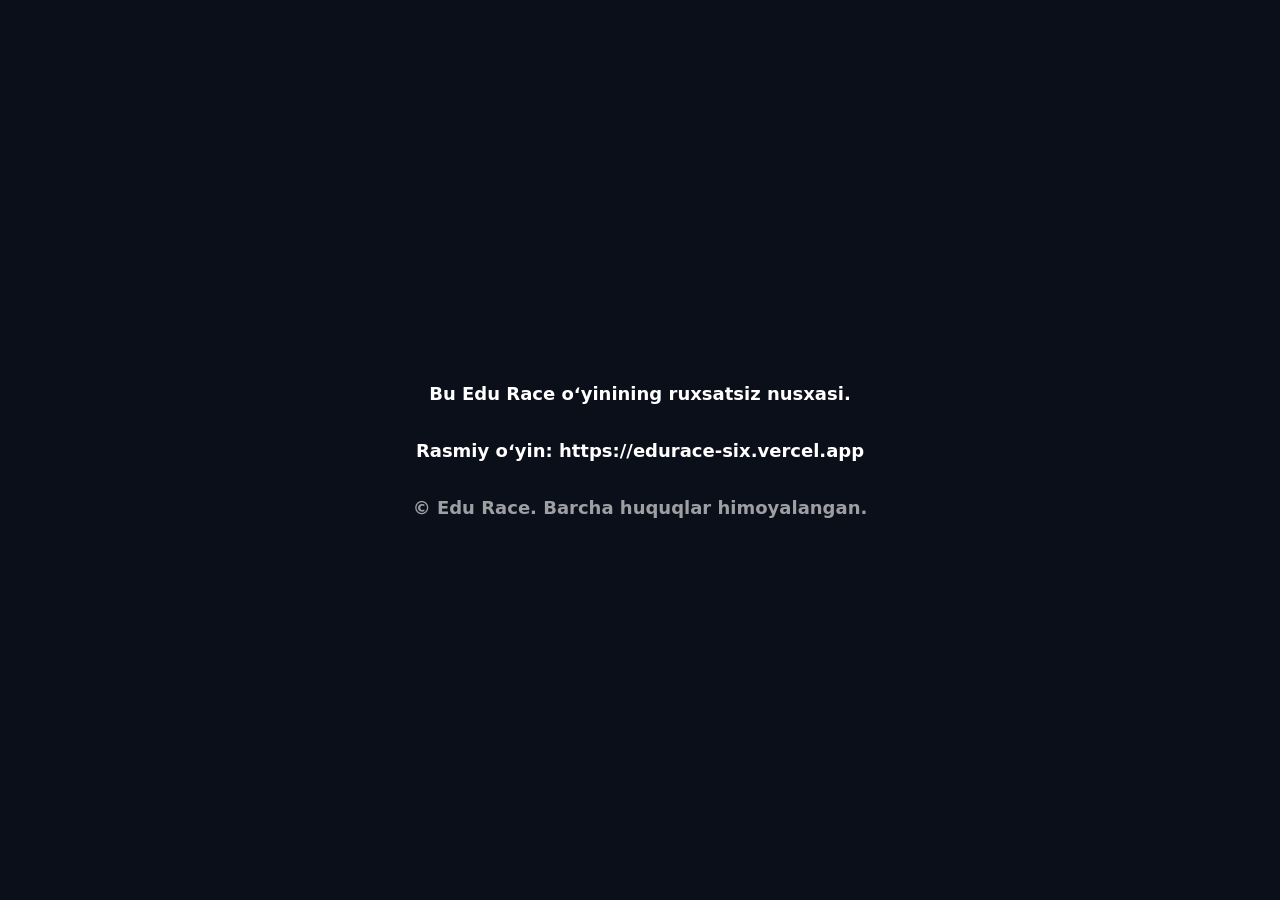
<file: index.html>
<!DOCTYPE html>
<html lang="uz">
<head>
<meta charset="utf-8">
<meta http-equiv="Content-Security-Policy" content="default-src 'none'; script-src 'self'; style-src 'self'; img-src 'self'; manifest-src 'self'; worker-src 'self'; connect-src 'self'; media-src 'self'; font-src 'self'; base-uri 'none'; form-action 'none'; object-src 'none'; require-trusted-types-for 'script'; trusted-types edurace; upgrade-insecure-requests">
<meta name="referrer" content="no-referrer">
<meta name="viewport" content="width=device-width,initial-scale=1,maximum-scale=1,user-scalable=no,viewport-fit=cover">
<meta name="theme-color" content="#07051a">
<meta name="mobile-web-app-capable" content="yes">
<meta name="description" content="Edu Race — Oʻzbekiston oʻquvchilari uchun onlayn taʼlimiy poyga: darsliklar boʻyicha 11 fan, 1–11-sinf, reyting, ligalar va mini oʻyinlar.">
<link rel="manifest" href="manifest.webmanifest">
<link rel="icon" type="image/png" href="icons/icon-192.png">
<link rel="apple-touch-icon" href="icons/apple-touch-icon.png">
<title>Edu Race — Oʻqi. Poygada yut.</title>
<link rel="stylesheet" href="style.css">
</head>
<body>
<canvas id="game"></canvas>
<div id="flash"></div>

<!-- HUD -->
<div id="hud" class="layer hidden">
  <div class="hud-top">
    <div class="hud-left">
      <div class="stat"><small>Oʻrin</small><b id="hPos">6<span>/6</span></b></div>
      <div class="stat"><small>Davra</small><b id="hLap">1<span>/2</span></b></div>
    </div>
    <div class="hud-right">
      <div class="stat"><small>Tanga</small><b id="hCoins" class="yellow">0</b></div>
      <button id="btnPause" aria-label="Pauza">❚❚</button>
    </div>
  </div>
  <div id="qbox">
    <div id="qsub">Savol</div>
    <div id="qtext">Tayyorlaning!</div>
    <div id="qbarw"><div id="qbar"></div></div>
    <div id="opts"><div class="opt o0">—</div><div class="opt o1">—</div><div class="opt o2">—</div></div>
    <div id="lanehint">Toʻgʻri javob yozilgan darvozadan oʻting → NITRO 🔥</div>
  </div>
  <div id="speedo"><b id="hSpeed">0</b><small>km/soat</small><div id="nitrow"><div id="nitro"></div></div><div id="streak"></div></div>
  <div id="toast"></div>
  <div id="achToast" class="hidden"></div>
  <div id="count"></div>
  <div id="raceMap"><div id="raceMapLine"></div></div>
  <div id="ctl">
    <div class="lr"><button class="tbtn" id="btnL" aria-label="Chapga">◀</button><button class="tbtn" id="btnR" aria-label="Oʻngga">▶</button></div>
    <button class="tbtn" id="btnBrake">TOR-<br>MOZ</button>
  </div>
  <div id="kbd">◀ ▶ yoki A / D — boshqarish · ▼ / Space — tormoz · P — pauza</div>
</div>

<!-- MAIN MENU -->
<div id="menu" class="screen hidden">
  <div class="topbar"><button class="pill acct" id="mAcct">👤 Kirish</button><span class="pill" id="mStars">⭐ 0</span><span class="pill coin">🪙 <span id="mCoins">0</span></span></div>
  <div class="card menu-card">
    <h1 class="logo">EDU RACE</h1>
    <p class="tag">Oʻqi · Poygada yut · Chempion boʻl</p>
    <div id="quizBanner" class="banner hidden">
      <div><b>📋 Oʻqituvchi testi:</b> <span id="qbTitle"></span> <small id="qbCount"></small></div>
      <div class="banner-btns"><button class="btn mini primary" id="btnQuizStart">▶ Boshlash</button><button class="btn mini" id="btnQuizClose" aria-label="Yopish">✕</button></div>
    </div>
    <button class="missions-strip" id="btnMissions"><span>📋 Kunlik vazifalar</span><span id="mMissions">0/3</span><span class="mbar"><i id="mMissBar"></i></span></button>
    <h3>Trassa</h3>
    <div class="tracks" id="tracks"></div>
    <h3>Sinf <small class="h3note">— savollar darslik mavzulari boʻyicha</small></h3>
    <div class="grades" id="grades"></div>
    <h3>Fan</h3>
    <div class="grid g4" id="subjects"></div>
    <div class="row">
      <button class="btn primary" id="btnStart">▶ POYGANI BOSHLASH</button>
      <button class="btn daily" id="btnDaily">📅 Kunlik musobaqa<small id="dailyNote"></small></button>
    </div>
    <button class="btn online" id="btnOnline">🌐 ONLAYN — tezkor oʻyin va reyting<small id="onlineNote">Akkaunt · Elo reyting va ligalar · Doʻstlar bilan jonli poyga</small></button>
    <button class="btn minis" id="btnMini">🎮 Mini oʻyinlar<small>Tezkor hisob · Rost yoki yolgʻon · Juftlikni top</small></button>
    <div class="row icons">
      <button class="btn" id="btnGarage">🚗 Garaj</button>
      <button class="btn" id="btnProfile">🏆 Profil</button>
      <button class="btn" id="btnTeacher">👩‍🏫 Oʻqituvchi</button>
      <button class="btn" id="btnSettings">⚙️ Sozlamalar</button>
    </div>
    <div class="small-note">Toʻgʻri javob darvozasidan oʻtsangiz — nitro va tanga. Xato javob — tezlik pasayadi.</div>
    <div class="plink-row"><a href="privacy.html" class="plink">🔒 Maxfiylik siyosati</a></div>
    <div class="plink-row copy">© 2026 Edu Race · Barcha huquqlar himoyalangan</div>
  </div>
</div>

<!-- GARAGE -->
<div id="garage" class="screen hidden">
  <div class="topbar"><span class="pill coin">🪙 <span id="gCoins">0</span></span></div>
  <div class="card">
    <h1 class="logo logo-md">GARAJ</h1>
    <p class="tag">Bilim bilan yigʻilgan tangalarga yangi mashina oling</p>
    <div class="carlist" id="carlist"></div>
    <div class="row"><button class="btn" id="btnGBack">◀ Orqaga</button></div>
  </div>
</div>

<!-- PROFILE -->
<div id="profile" class="screen hidden">
  <div class="card">
    <h1 class="logo logo-md">PROFIL</h1>
    <p class="tag">Sizning yutuqlaringiz va oʻsishingiz</p>
    <div class="stats" id="pStats"></div>
    <h3>Fanlar boʻyicha aniqlik</h3>
    <div id="pSubjects" class="subjbars"></div>
    <h3>Trassa rekordlari</h3>
    <div id="pTracks" class="records"></div>
    <h3>Yutuqlar <small id="pAchCount"></small></h3>
    <div id="pAch" class="achgrid"></div>
    <div class="row"><button class="btn" id="btnPBack">◀ Orqaga</button></div>
  </div>
</div>

<!-- TEACHER -->
<div id="teacher" class="screen hidden">
  <div class="card">
    <h1 class="logo logo-md">OʻQITUVCHI</h1>
    <p class="tag">Oʻz savollaringizni yozing — havola orqali sinfga yuboring</p>
    <label class="field">Test nomi<input id="tTitle" type="text" maxlength="40" placeholder="Masalan: 7-sinf. Kasrlar" autocomplete="off"></label>
    <div class="trow thead"><span>Savol</span><span>✅ Toʻgʻri javob</span><span>❌ Xato 1</span><span>❌ Xato 2</span><span></span></div>
    <div id="tRows"></div>
    <div class="row tbtns">
      <button class="btn" id="btnTAdd">➕ Savol qoʻshish</button>
      <button class="btn" id="btnTSample">✨ Namuna</button>
      <button class="btn" id="btnTClear">🗑 Tozalash</button>
    </div>
    <div id="tMsg" class="tmsg"></div>
    <div id="tLinkBox" class="linkbox hidden">
      <input id="tLink" type="text" readonly aria-label="Test havolasi">
      <button class="btn mini primary" id="btnTCopy">📋 Nusxalash</button>
    </div>
    <div class="row">
      <button class="btn" id="btnTBack">◀ Orqaga</button>
      <button class="btn" id="btnTTest">▶ Sinab koʻrish</button>
      <button class="btn primary" id="btnTLink">🔗 Havola yaratish</button>
    </div>
    <div class="small-note show">Savollar faqat havolaning ichida saqlanadi — hech qanday serverga yuborilmaydi. 3–30 ta savol, javoblar 22 belgigacha.</div>
  </div>
</div>

<!-- ONLINE -->
<div id="online" class="screen hidden">
  <div class="card">
    <h1 class="logo logo-md">ONLAYN</h1>
    <p class="tag">Butun Oʻzbekiston bilan bellashing</p>
    <div id="netOff" class="banner warn hidden"><div>⚠️ <span id="netOffText">Server bilan bogʻlanib boʻlmadi.</span></div><div class="banner-btns"><button class="btn mini" id="btnNetRetry">↻ Qayta</button></div></div>
    <div id="netAuth" class="regbox hidden">
      <div class="seg tabs" id="aTabs"><button data-v="login" class="on">🔑 Kirish</button><button data-v="register">✨ Roʻyxatdan oʻtish</button></div>
      <form id="fLogin" class="aform" autocomplete="on">
        <label class="field">Login<input id="liUser" name="username" type="text" maxlength="20" autocomplete="username" autocapitalize="none" spellcheck="false" placeholder="masalan: ali_07"></label>
        <label class="field">Parol<input id="liPass" name="password" type="password" maxlength="64" autocomplete="current-password"></label>
        <div class="row"><button class="btn primary" id="btnLogin" type="submit">🔑 Kirish</button></div>
      </form>
      <form id="fReg" class="aform hidden" autocomplete="on">
        <div class="regrow2">
          <label class="field">Login (3–20: a-z, 0-9, _)<input id="rgUser" name="username" type="text" maxlength="20" autocomplete="username" autocapitalize="none" spellcheck="false" placeholder="masalan: ali_07"></label>
          <label class="field">Parol (kamida 6 belgi)<input id="rgPass" name="new-password" type="password" maxlength="64" autocomplete="new-password"></label>
          <label class="field">Laqab — reytingda koʻrinadi<span class="nickrow"><input id="rgNick" type="text" maxlength="16" autocomplete="off" placeholder="Masalan: Tezkor Burgut"><button class="btn mini" id="btnNickRnd" type="button" aria-label="Tasodifiy laqab">🎲</button></span></label>
          <label class="field">Parolni takrorlang<input id="rgPass2" type="password" maxlength="64" autocomplete="new-password"></label>
          <label class="field">Viloyat<select id="rgRegion"></select></label>
          <label class="field">Sinf<select id="rgGrade"></select></label>
        </div>
        <div class="small-note show">Haqiqiy ism, telefon yoki email soʻralmaydi. Parol shifrlangan holda saqlanadi — uni hech kim (hatto biz ham) koʻra olmaydi.</div>
        <div class="row"><button class="btn primary" id="btnRegister" type="submit">✨ Akkaunt yaratish</button></div>
      </form>
      <div id="aMsg" class="tmsg"></div>
    </div>
    <div id="netMain" class="hidden">
      <div class="mecard pro">
        <div class="league" id="nLeague">🥉</div>
        <div class="meinfo"><b id="nMeNick"></b><small id="nMeSub"></small>
          <div class="xp"><i id="nXpBar"></i></div><small id="nXpText"></small></div>
        <div class="mestats"><div><b id="nRating">1000</b><small>reyting</small></div><div><b id="nRank">—</b><small>oʻrin</small></div><div><b id="nWins">0</b><small>gʻalaba</small></div></div>
        <button class="btn mini" id="btnAcct" aria-label="Akkaunt sozlamalari">⚙️</button>
      </div>
      <button class="btn quick" id="btnQuick">⚡ TEZKOR OʻYIN<small id="quickNote">Server sizga teng raqiblarni topadi · reytingli</small></button>
      <div class="seg tabs" id="nTabs"><button data-v="rank" class="on">🏆 Reytinglar</button><button data-v="friends">👥 Doʻstlar bilan</button></div>
      <div id="nRank">
        <div class="seg" id="nBoards"><button data-v="rating" class="on">⭐ Reyting</button><button data-v="daily">☀️ Kunlik</button><button data-v="weekly">📅 Haftalik</button><button data-v="region">📍 Viloyatim</button><button data-v="regions">🗺️ Viloyatlar</button></div>
        <div id="nBoardInfo" class="tmsg"></div>
        <ol id="nBoard" class="board"></ol>
        <div id="nMe" class="meline"></div>
      </div>
      <div id="nFriends" class="hidden">
        <p class="tag left">Xona yarating va kodni doʻstlaringizga yuboring — 6 kishigacha bir vaqtda, bir xil savollar bilan poyga!</p>
        <div class="row"><button class="btn primary" id="btnRoomCreate">➕ Xona yaratish</button></div>
        <div class="joinrow"><input id="nCode" type="text" maxlength="4" autocomplete="off" placeholder="KOD" aria-label="Xona kodi"><button class="btn" id="btnRoomJoin">➡️ Qoʻshilish</button></div>
        <div class="small-note show">Xona menyuda tanlangan trassa, fan va sinf bilan yaratiladi. Doʻstlar xonasi reytingga taʼsir qilmaydi, lekin tajriba (XP) beradi.</div>
      </div>
      <div id="nFMsg" class="tmsg"></div>
    </div>
    <div class="row"><button class="btn" id="btnNBack">◀ Orqaga</button></div>
  </div>
</div>

<!-- LOBBY -->
<div id="lobby" class="screen hidden">
  <div class="card card-md">
    <div id="lQuick" class="qsearch hidden"><div class="radar"><i></i><i></i></div><h2 id="lQTitle">Raqiblar qidirilmoqda…</h2><p class="tag" id="lQSub"></p></div>
    <p class="tag" id="lCodeLbl">Xona kodi</p>
    <div class="roomcode" id="lCode">----</div>
    <div class="linkbox" id="lLinkBox"><input id="lLink" type="text" readonly aria-label="Xona havolasi"><button class="btn mini primary" id="btnLCopy">📋 Nusxalash</button></div>
    <div class="lmeta" id="lMeta"></div>
    <ul class="lplayers" id="lPlayers"></ul>
    <div id="lMsg" class="tmsg"></div>
    <div class="row">
      <button class="btn" id="btnLLeave">🚪 Chiqish</button>
      <button class="btn primary" id="btnLStart">▶ Poygani boshlash</button>
    </div>
  </div>
</div>

<!-- ACCOUNT -->
<div id="account" class="screen hidden">
  <div class="card card-md">
    <h1 class="logo logo-sm">AKKAUNT</h1>
    <p class="tag" id="acUser"></p>
    <div class="regrow2">
      <label class="field">Laqab<input id="acNick" type="text" maxlength="16" autocomplete="off"></label>
      <label class="field">Viloyat<select id="acRegion"></select></label>
      <label class="field">Sinf<select id="acGrade"></select></label>
    </div>
    <div class="row"><button class="btn primary" id="btnAcSave">💾 Saqlash</button></div>
    <h3>Parolni almashtirish</h3>
    <div class="regrow2">
      <label class="field">Joriy parol<input id="acOld" type="password" maxlength="64" autocomplete="current-password"></label>
      <label class="field">Yangi parol<input id="acNew" type="password" maxlength="64" autocomplete="new-password"></label>
    </div>
    <div class="row"><button class="btn" id="btnAcPass">🔒 Parolni yangilash</button></div>
    <div id="acMsg" class="tmsg"></div>
    <div class="row">
      <button class="btn" id="btnAcBack">◀ Orqaga</button>
      <button class="btn" id="btnLogout">🚪 Chiqish</button>
      <button class="btn danger" id="btnAcDel">🗑 Akkauntni oʻchirish</button>
    </div>
  </div>
</div>

<!-- MISSIONS -->
<div id="missions" class="screen hidden">
  <div class="card card-md">
    <h1 class="logo logo-sm">VAZIFALAR</h1>
    <p class="tag">Har kuni yangi vazifalar · bajaring va tanga oling</p>
    <div class="streakbox" id="msStreak"></div>
    <div id="msList" class="mslist"></div>
    <div class="row"><button class="btn" id="btnMsBack">◀ Orqaga</button></div>
  </div>
</div>

<!-- MINI GAMES -->
<div id="mini" class="screen hidden">
  <div class="card card-md">
    <h1 class="logo logo-sm">MINI OʻYINLAR</h1>
    <p class="tag">Qisqa, tez va foydali — tanga va tajriba yigʻing</p>
    <div class="minilist" id="miList"></div>
    <div class="row"><button class="btn" id="btnMiBack">◀ Orqaga</button></div>
  </div>
</div>
<div id="minigame" class="screen hidden">
  <div class="card card-md mg">
    <div class="mgtop"><span class="pill" id="mgTitle"></span><span class="pill" id="mgScore">0</span><span class="pill" id="mgTime">60</span></div>
    <div id="mgBody" class="mgbody"></div>
    <div class="row"><button class="btn" id="btnMgQuit">✕ Chiqish</button></div>
  </div>
</div>

<!-- SETTINGS -->
<div id="settings" class="screen hidden">
  <div class="card card-sm">
    <h1 class="logo logo-sm">SOZLAMALAR</h1>
    <div class="setlist">
      <div class="setrow"><span>🎵 Musiqa</span><button class="btn mini" id="sMusic">Yoqilgan</button></div>
      <div class="setrow"><span>🔊 Ovoz effektlari</span><button class="btn mini" id="sSfx">Yoqilgan</button></div>
      <div class="setrow"><span>🖥 Grafika</span><div class="seg" id="sQuality"><button data-v="auto">Avto</button><button data-v="high">Yuqori</button><button data-v="low">Tejamkor</button></div></div>
      <div class="setrow"><span>🎮 Boshqaruv</span><div class="seg" id="sSteer"><button data-v="buttons">Tugmalar</button><button data-v="tilt">Qiyshaytirish</button></div></div>
      <div class="setrow"><span>📖 Qoʻllanma</span><button class="btn mini" id="sTutorial">Koʻrish</button></div>
      <div class="setrow"><span>♻️ Progressni oʻchirish</span><button class="btn mini danger" id="sReset">Oʻchirish</button></div>
    </div>
    <div id="sMsg" class="tmsg"></div>
    <div class="row"><button class="btn" id="btnSBack">◀ Orqaga</button></div>
  </div>
</div>

<!-- TUTORIAL -->
<div id="tutorial" class="screen hidden">
  <div class="card card-sm tut">
    <div class="tut-ic" id="tutIc">❓</div>
    <h2 id="tutTitle"></h2>
    <p id="tutText"></p>
    <div class="dots" id="tutDots"><i></i><i></i><i></i><i></i></div>
    <div class="row">
      <button class="btn" id="btnTutSkip">Oʻtkazib yuborish</button>
      <button class="btn primary" id="btnTutNext">Keyingi ▶</button>
    </div>
  </div>
</div>

<!-- PAUSE -->
<div id="pause" class="screen hidden">
  <div class="card card-sm">
    <h1 class="logo logo-sm">PAUZA</h1>
    <div class="row col">
      <button class="btn primary" id="btnResume">▶ Davom etish</button>
      <button class="btn" id="btnRestart">↻ Qaytadan boshlash</button>
      <button class="btn" id="btnSound">🔊 Ovoz: yoqilgan</button>
      <button class="btn" id="btnQuit">⌂ Bosh menyu</button>
    </div>
  </div>
</div>

<!-- RESULTS -->
<div id="results" class="screen hidden">
  <div class="card">
    <div class="res-place" id="rPlace">🥇 1-oʻrin</div>
    <div class="stars" id="rStars">★★★</div>
    <div class="res-sub" id="rSub"></div>
    <div class="stats">
      <div><b id="rCorrect">0/0</b><small>Toʻgʻri javoblar</small></div>
      <div><b id="rAcc">0%</b><small>Aniqlik</small></div>
      <div><b id="rTime">0:00</b><small>Vaqt</small></div>
      <div><b id="rCoins" class="yellow">+0</b><small>Tanga</small></div>
    </div>
    <div id="rNews" class="news hidden"></div>
    <ol id="rOnline" class="board compact hidden"></ol>
    <div class="mist hidden" id="rMist"></div>
    <div class="row">
      <button class="btn" id="btnRMenu">⌂ Menyu</button>
      <button class="btn" id="btnRReview">📚 Xatolar ustida ishlash</button>
      <button class="btn primary" id="btnRAgain">↻ Yana poyga</button>
    </div>
  </div>
</div>
<div id="rotate" class="hidden">📱 Yaxshiroq oʻynash uchun telefonni yotqizing</div>

<script src="bank.js" defer></script>
<script src="questions.js" defer></script>
<script src="online.js" defer></script>
<script src="game.js" defer></script>
</body>
</html>
</file>
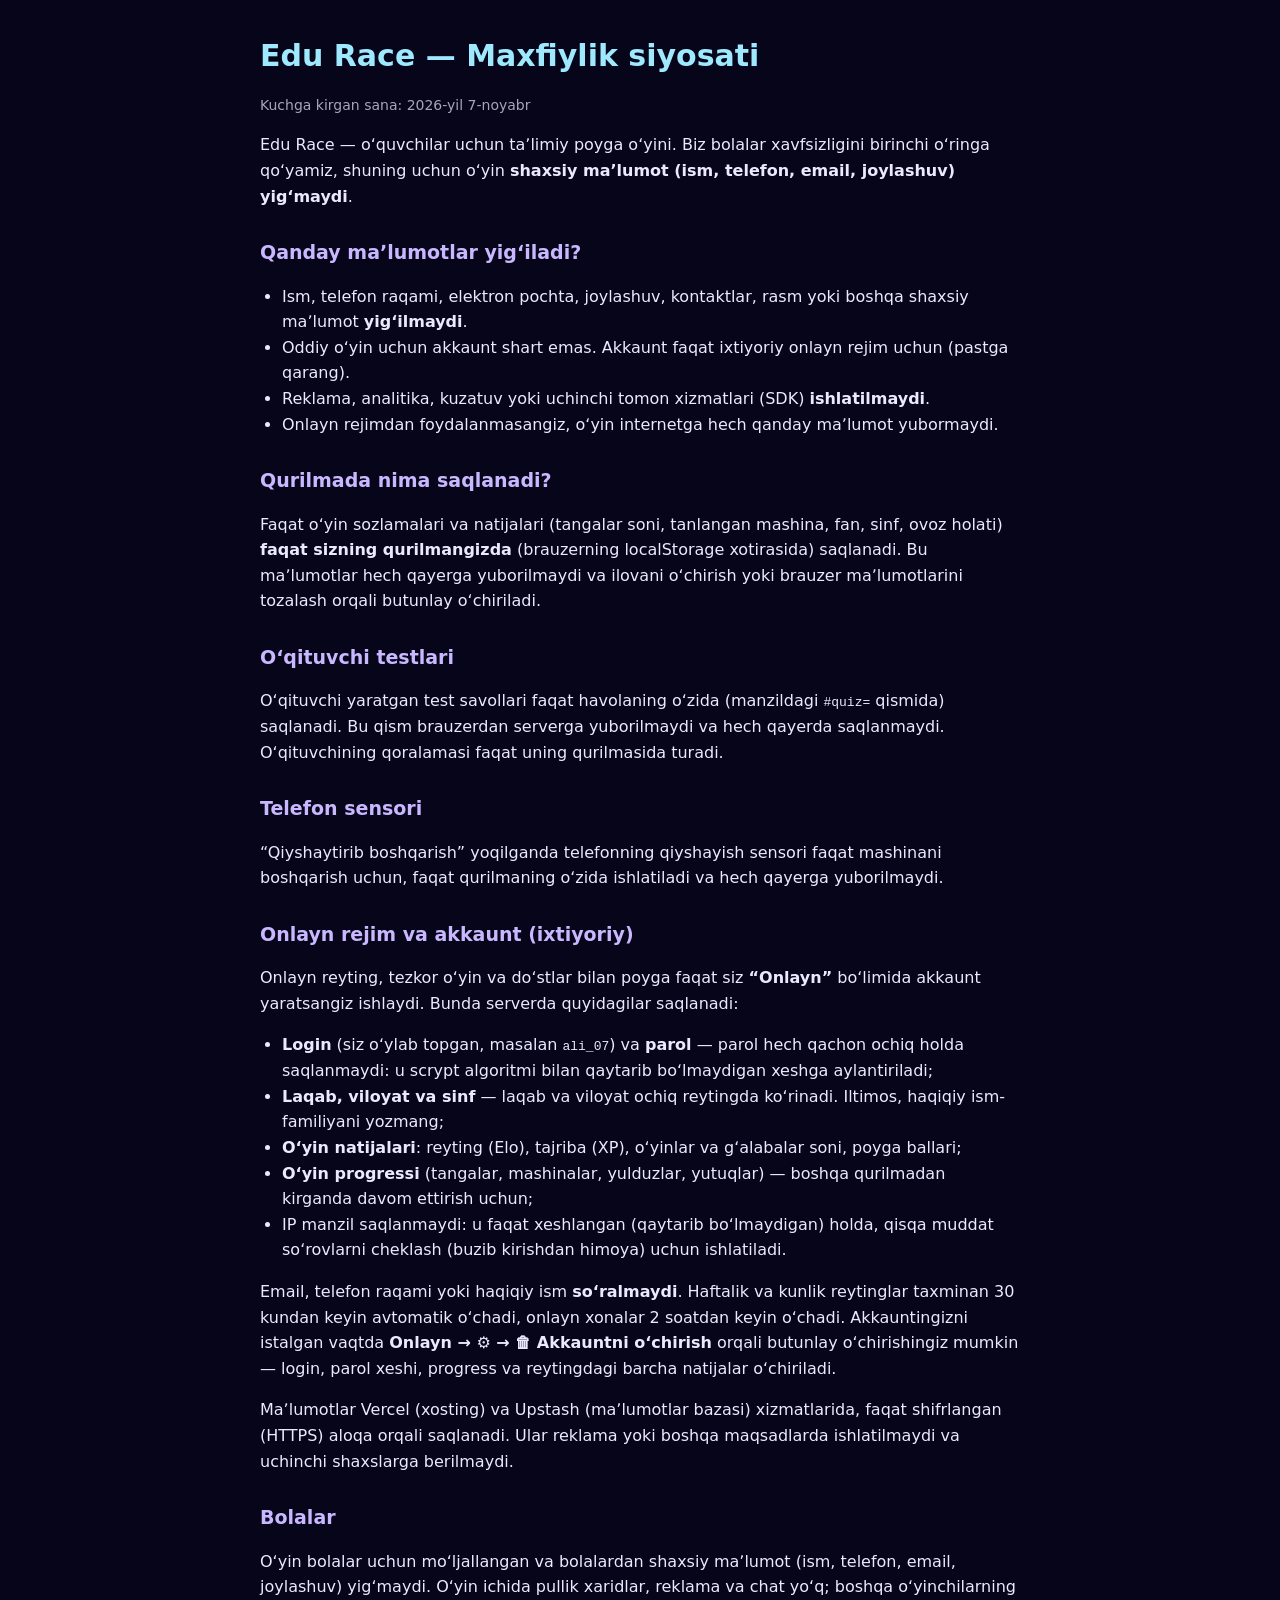
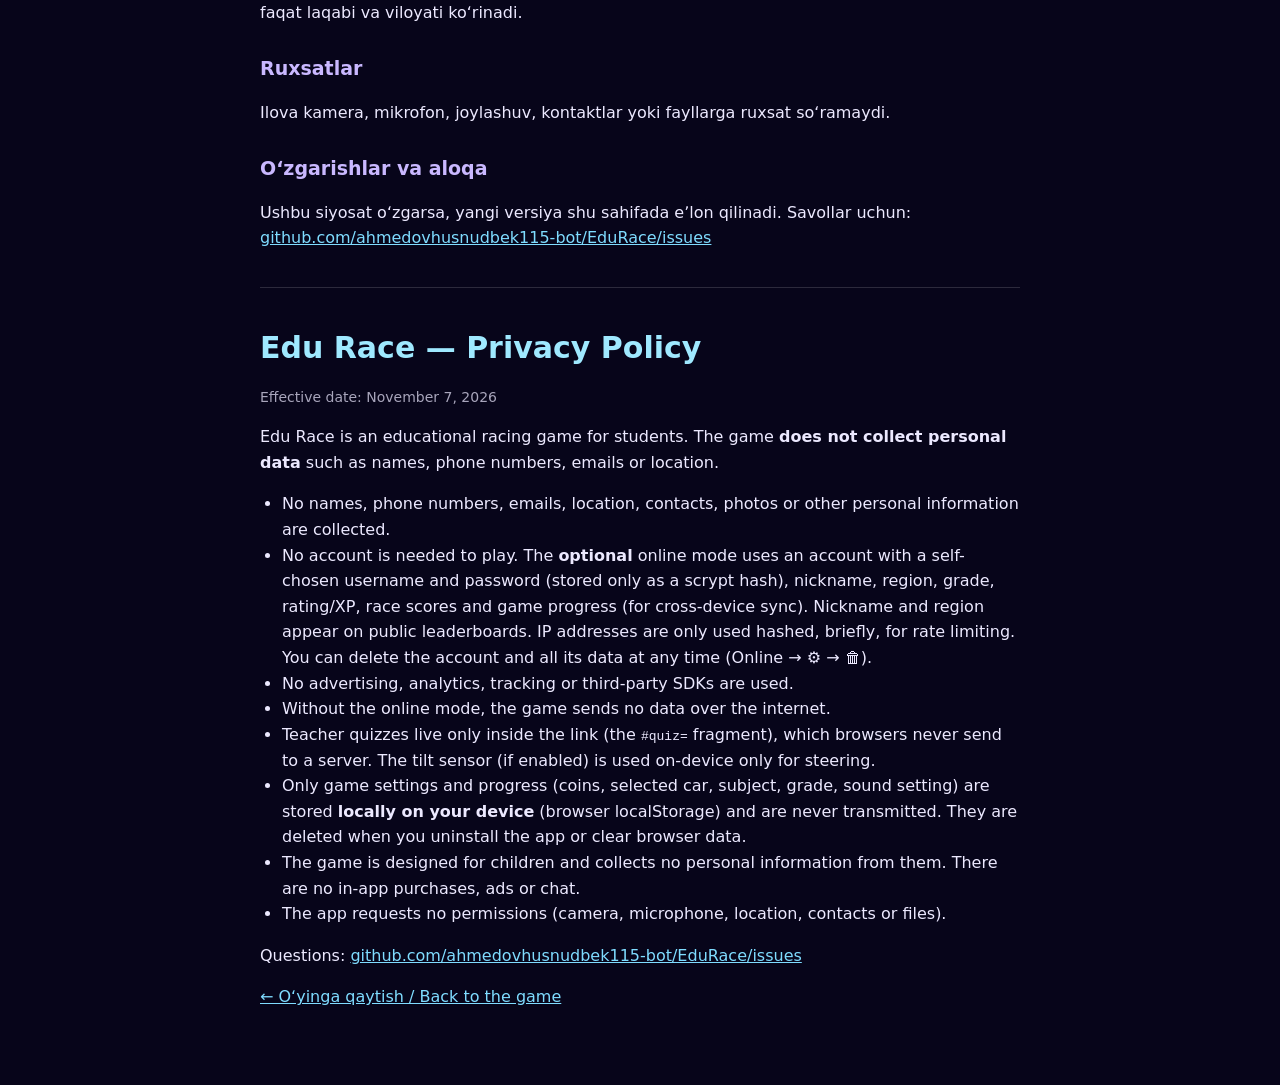
<file: privacy.html>
<!DOCTYPE html>
<html lang="uz">
<head>
<meta charset="utf-8">
<meta http-equiv="Content-Security-Policy" content="default-src 'none'; style-src 'self'; img-src 'self'; base-uri 'none'; form-action 'none'; object-src 'none'; require-trusted-types-for 'script'; trusted-types 'none'">
<meta name="referrer" content="no-referrer">
<meta name="viewport" content="width=device-width,initial-scale=1">
<title>Edu Race — Maxfiylik siyosati / Privacy Policy</title>
<link rel="stylesheet" href="privacy.css">
</head>
<body>
<main>
<h1>Edu Race — Maxfiylik siyosati</h1>
<p class="muted">Kuchga kirgan sana: 2026-yil 7-noyabr</p>

<p>Edu Race — oʻquvchilar uchun taʼlimiy poyga oʻyini. Biz bolalar xavfsizligini birinchi oʻringa qoʻyamiz, shuning uchun oʻyin <b>shaxsiy maʼlumot (ism, telefon, email, joylashuv) yigʻmaydi</b>.</p>

<h2>Qanday maʼlumotlar yigʻiladi?</h2>
<ul>
<li>Ism, telefon raqami, elektron pochta, joylashuv, kontaktlar, rasm yoki boshqa shaxsiy maʼlumot <b>yigʻilmaydi</b>.</li>
<li>Oddiy oʻyin uchun akkaunt shart emas. Akkaunt faqat ixtiyoriy onlayn rejim uchun (pastga qarang).</li>
<li>Reklama, analitika, kuzatuv yoki uchinchi tomon xizmatlari (SDK) <b>ishlatilmaydi</b>.</li>
<li>Onlayn rejimdan foydalanmasangiz, oʻyin internetga hech qanday maʼlumot yubormaydi.</li>
</ul>

<h2>Qurilmada nima saqlanadi?</h2>
<p>Faqat oʻyin sozlamalari va natijalari (tangalar soni, tanlangan mashina, fan, sinf, ovoz holati) <b>faqat sizning qurilmangizda</b> (brauzerning localStorage xotirasida) saqlanadi. Bu maʼlumotlar hech qayerga yuborilmaydi va ilovani oʻchirish yoki brauzer maʼlumotlarini tozalash orqali butunlay oʻchiriladi.</p>

<h2>Oʻqituvchi testlari</h2>
<p>Oʻqituvchi yaratgan test savollari faqat havolaning oʻzida (manzildagi <code>#quiz=</code> qismida) saqlanadi. Bu qism brauzerdan serverga yuborilmaydi va hech qayerda saqlanmaydi. Oʻqituvchining qoralamasi faqat uning qurilmasida turadi.</p>

<h2>Telefon sensori</h2>
<p>“Qiyshaytirib boshqarish” yoqilganda telefonning qiyshayish sensori faqat mashinani boshqarish uchun, faqat qurilmaning oʻzida ishlatiladi va hech qayerga yuborilmaydi.</p>

<h2>Onlayn rejim va akkaunt (ixtiyoriy)</h2>
<p>Onlayn reyting, tezkor oʻyin va doʻstlar bilan poyga faqat siz <b>“Onlayn”</b> boʻlimida akkaunt yaratsangiz ishlaydi. Bunda serverda quyidagilar saqlanadi:</p>
<ul>
<li><b>Login</b> (siz oʻylab topgan, masalan <code>ali_07</code>) va <b>parol</b> — parol hech qachon ochiq holda saqlanmaydi: u scrypt algoritmi bilan qaytarib boʻlmaydigan xeshga aylantiriladi;</li>
<li><b>Laqab, viloyat va sinf</b> — laqab va viloyat ochiq reytingda koʻrinadi. Iltimos, haqiqiy ism-familiyani yozmang;</li>
<li><b>Oʻyin natijalari</b>: reyting (Elo), tajriba (XP), oʻyinlar va gʻalabalar soni, poyga ballari;</li>
<li><b>Oʻyin progressi</b> (tangalar, mashinalar, yulduzlar, yutuqlar) — boshqa qurilmadan kirganda davom ettirish uchun;</li>
<li>IP manzil saqlanmaydi: u faqat xeshlangan (qaytarib boʻlmaydigan) holda, qisqa muddat soʻrovlarni cheklash (buzib kirishdan himoya) uchun ishlatiladi.</li>
</ul>
<p>Email, telefon raqami yoki haqiqiy ism <b>soʻralmaydi</b>. Haftalik va kunlik reytinglar taxminan 30 kundan keyin avtomatik oʻchadi, onlayn xonalar 2 soatdan keyin oʻchadi. Akkauntingizni istalgan vaqtda <b>Onlayn → ⚙️ → 🗑 Akkauntni oʻchirish</b> orqali butunlay oʻchirishingiz mumkin — login, parol xeshi, progress va reytingdagi barcha natijalar oʻchiriladi.</p>
<p>Maʼlumotlar Vercel (xosting) va Upstash (maʼlumotlar bazasi) xizmatlarida, faqat shifrlangan (HTTPS) aloqa orqali saqlanadi. Ular reklama yoki boshqa maqsadlarda ishlatilmaydi va uchinchi shaxslarga berilmaydi.</p>

<h2>Bolalar</h2>
<p>Oʻyin bolalar uchun moʻljallangan va bolalardan shaxsiy maʼlumot (ism, telefon, email, joylashuv) yigʻmaydi. Oʻyin ichida pullik xaridlar, reklama va chat yoʻq; boshqa oʻyinchilarning faqat laqabi va viloyati koʻrinadi.</p>

<h2>Ruxsatlar</h2>
<p>Ilova kamera, mikrofon, joylashuv, kontaktlar yoki fayllarga ruxsat soʻramaydi.</p>

<h2>Oʻzgarishlar va aloqa</h2>
<p>Ushbu siyosat oʻzgarsa, yangi versiya shu sahifada eʼlon qilinadi. Savollar uchun: <a href="https://github.com/ahmedovhusnudbek115-bot/EduRace/issues" rel="noopener noreferrer">github.com/ahmedovhusnudbek115-bot/EduRace/issues</a></p>

<hr>

<h1>Edu Race — Privacy Policy</h1>
<p class="muted">Effective date: November 7, 2026</p>
<p>Edu Race is an educational racing game for students. The game <b>does not collect personal data</b> such as names, phone numbers, emails or location.</p>
<ul>
<li>No names, phone numbers, emails, location, contacts, photos or other personal information are collected.</li>
<li>No account is needed to play. The <b>optional</b> online mode uses an account with a self-chosen username and password (stored only as a scrypt hash), nickname, region, grade, rating/XP, race scores and game progress (for cross-device sync). Nickname and region appear on public leaderboards. IP addresses are only used hashed, briefly, for rate limiting. You can delete the account and all its data at any time (Online → ⚙️ → 🗑).</li>
<li>No advertising, analytics, tracking or third-party SDKs are used.</li>
<li>Without the online mode, the game sends no data over the internet.</li>
<li>Teacher quizzes live only inside the link (the <code>#quiz=</code> fragment), which browsers never send to a server. The tilt sensor (if enabled) is used on-device only for steering.</li>
<li>Only game settings and progress (coins, selected car, subject, grade, sound setting) are stored <b>locally on your device</b> (browser localStorage) and are never transmitted. They are deleted when you uninstall the app or clear browser data.</li>
<li>The game is designed for children and collects no personal information from them. There are no in-app purchases, ads or chat.</li>
<li>The app requests no permissions (camera, microphone, location, contacts or files).</li>
</ul>
<p>Questions: <a href="https://github.com/ahmedovhusnudbek115-bot/EduRace/issues" rel="noopener noreferrer">github.com/ahmedovhusnudbek115-bot/EduRace/issues</a></p>
<p><a href="./">← Oʻyinga qaytish / Back to the game</a></p>
</main>
</body>
</html>
</file>
<file: style.css>
:root{--cyan:#2fe6ff;--pink:#ff2d75;--yellow:#ffd23c;--violet:#9b5cff;--green:#3cff9a;--bg:#07051a;--panel:rgba(14,10,40,.86);--font:'Segoe UI',Roboto,system-ui,-apple-system,sans-serif}
*{box-sizing:border-box;-webkit-tap-highlight-color:transparent;user-select:none;-webkit-user-select:none}
html,body{margin:0;height:100%;overflow:hidden;background:var(--bg);font-family:var(--font);color:#fff;touch-action:none}
canvas#game{position:fixed;inset:0;width:100vw;height:100vh;display:block}
.hidden{display:none!important}
.layer{position:fixed;inset:0;pointer-events:none}
.layer *{pointer-events:auto}
button{font-family:var(--font);cursor:pointer;border:0;color:#fff}

/* ---------- HUD ---------- */
#hud{padding:max(10px,env(safe-area-inset-top)) max(14px,env(safe-area-inset-right)) 10px max(14px,env(safe-area-inset-left))}
.hud-top{display:flex;justify-content:space-between;align-items:flex-start;gap:10px;pointer-events:none}
.stat{background:var(--panel);border:1px solid rgba(255,255,255,.12);border-radius:14px;padding:6px 12px;min-width:74px;text-align:center;pointer-events:none;backdrop-filter:blur(4px)}
.stat small{display:block;font-size:11px;opacity:.7;letter-spacing:.08em;text-transform:uppercase}
.stat b{font-size:26px;font-weight:900;font-style:italic}
.stat b span{font-size:15px;opacity:.7}
.hud-left,.hud-right{display:flex;gap:8px;align-items:flex-start}
#btnPause{width:44px;height:44px;border-radius:12px;background:var(--panel);border:1px solid rgba(255,255,255,.15);font-size:18px;pointer-events:auto}
#qbox{position:absolute;left:50%;top:max(10px,env(safe-area-inset-top));transform:translateX(-50%);width:min(560px,52vw);background:var(--panel);border:2px solid var(--violet);border-radius:18px;padding:10px 14px 10px;text-align:center;box-shadow:0 0 24px rgba(155,92,255,.45);pointer-events:none;transition:opacity .25s}
#qbox.dim{opacity:.35}
#qsub{font-size:11px;letter-spacing:.12em;text-transform:uppercase;opacity:.75}
#qtext{font-size:clamp(17px,3.2vw,30px);font-weight:900;margin:2px 0 8px;line-height:1.15}
#qbarw{height:6px;background:rgba(255,255,255,.12);border-radius:4px;overflow:hidden;margin-bottom:8px}
#qbar{height:100%;width:100%;background:linear-gradient(90deg,var(--green),var(--yellow),var(--pink));transform-origin:left}
#opts{display:grid;grid-template-columns:1fr 1fr 1fr;gap:8px}
.opt{border-radius:10px;padding:6px 4px;font-weight:900;font-size:clamp(14px,2.4vw,22px);border:2px solid;background:rgba(0,0,0,.35);transition:transform .12s,background .12s;white-space:nowrap;overflow:hidden;text-overflow:ellipsis}
.opt.o0{border-color:var(--cyan);color:#bff8ff}.opt.o1{border-color:var(--yellow);color:#fff2c4}.opt.o2{border-color:var(--pink);color:#ffd0e0}
.opt.sel{transform:scale(1.07)}
.opt.o0.sel{background:rgba(47,230,255,.35)}.opt.o1.sel{background:rgba(255,210,60,.35)}.opt.o2.sel{background:rgba(255,45,117,.35)}
#lanehint{font-size:11px;opacity:.6;margin-top:6px}
#speedo{position:absolute;right:max(16px,env(safe-area-inset-right));bottom:max(150px,calc(env(safe-area-inset-bottom) + 140px));text-align:right;pointer-events:none}
#speedo b{font-size:44px;font-weight:900;font-style:italic;text-shadow:0 0 14px rgba(47,230,255,.7)}
#speedo small{font-size:13px;opacity:.75;margin-left:4px}
#nitrow{width:150px;height:10px;border-radius:6px;background:rgba(255,255,255,.12);margin-top:4px;overflow:hidden;margin-left:auto}
#nitro{height:100%;width:0;background:linear-gradient(90deg,#2fe6ff,#9b5cff);box-shadow:0 0 12px #2fe6ff}
#streak{font-size:13px;font-weight:800;color:var(--yellow);margin-top:4px;min-height:16px}
#toast{position:absolute;left:50%;top:44%;transform:translate(-50%,-50%) scale(.6);font-size:clamp(26px,6vw,56px);font-weight:900;font-style:italic;text-align:center;opacity:0;transition:transform .25s,opacity .25s;pointer-events:none;text-shadow:0 4px 24px rgba(0,0,0,.6);white-space:nowrap}
#toast.show{opacity:1;transform:translate(-50%,-50%) scale(1)}
#toast.good{color:var(--cyan)}#toast.bad{color:#ff5d7d}
#toast small{display:block;font-size:.42em;font-style:normal;color:#fff;margin-top:6px}
#flash{position:fixed;inset:0;pointer-events:none;opacity:0;transition:opacity .35s}
#flash.good{background:radial-gradient(ellipse at center,transparent 40%,rgba(47,230,255,.45));opacity:1;transition:none}
#flash.bad{background:radial-gradient(ellipse at center,transparent 35%,rgba(255,30,70,.6));opacity:1;transition:none}
#count{position:absolute;left:50%;top:42%;transform:translate(-50%,-50%);font-size:min(28vw,180px);font-weight:900;font-style:italic;color:var(--yellow);text-shadow:0 0 40px rgba(255,210,60,.7);pointer-events:none}

/* touch controls */
#ctl{position:absolute;left:0;right:0;bottom:0;padding:0 max(16px,env(safe-area-inset-right)) max(16px,env(safe-area-inset-bottom)) max(16px,env(safe-area-inset-left));display:flex;justify-content:space-between;align-items:flex-end;pointer-events:none}
.tbtn{width:min(22vw,118px);height:min(22vw,118px);border-radius:50%;background:rgba(255,255,255,.1);border:2px solid rgba(255,255,255,.3);font-size:40px;font-weight:900;display:flex;align-items:center;justify-content:center;pointer-events:auto;touch-action:none}
.tbtn.on{background:rgba(47,230,255,.35);border-color:var(--cyan)}
#btnBrake{width:min(18vw,92px);height:min(18vw,92px);font-size:15px;border-radius:24px}
#btnBrake.on{background:rgba(255,45,117,.4);border-color:var(--pink)}
.lr{display:flex;gap:14px;pointer-events:none}
body.nokbd-hint #kbd{display:none}
#kbd{position:absolute;left:50%;bottom:14px;transform:translateX(-50%);font-size:12px;opacity:.55;pointer-events:none;white-space:nowrap}

/* ---------- Menus ---------- */
.screen{position:fixed;inset:0;display:flex;align-items:center;justify-content:center;background:radial-gradient(ellipse at 50% 30%,rgba(40,16,90,.55),rgba(5,3,20,.88));padding:16px;overflow:auto}
.card{width:min(860px,100%);max-height:100%;overflow:auto;background:var(--panel);border:1px solid rgba(255,255,255,.12);border-radius:24px;padding:22px 24px;box-shadow:0 20px 60px rgba(0,0,0,.5)}
.logo{text-align:center;margin:0 0 4px;font-size:clamp(40px,9vw,78px);font-weight:900;font-style:italic;letter-spacing:-.02em;line-height:1;background:linear-gradient(90deg,var(--cyan),var(--violet) 55%,var(--pink));-webkit-background-clip:text;background-clip:text;color:transparent;filter:drop-shadow(0 0 18px rgba(155,92,255,.55))}
.tag{text-align:center;opacity:.8;margin:0 0 16px;letter-spacing:.2em;text-transform:uppercase;font-size:13px}
.coinbar{position:absolute;top:max(14px,env(safe-area-inset-top));right:max(16px,env(safe-area-inset-right));background:var(--panel);border:1px solid rgba(255,210,60,.5);border-radius:30px;padding:8px 16px;font-weight:900;font-size:18px;color:var(--yellow)}
h3{margin:14px 0 8px;font-size:13px;letter-spacing:.14em;text-transform:uppercase;opacity:.75}
.grid{display:grid;gap:10px}
.g4{grid-template-columns:repeat(4,1fr)}.g3{grid-template-columns:repeat(3,1fr)}
@media (max-width:620px){.g4{grid-template-columns:repeat(2,1fr)}}
.choice{background:rgba(255,255,255,.06);border:2px solid rgba(255,255,255,.12);border-radius:16px;padding:12px 8px;text-align:center;font-weight:800;font-size:15px;transition:all .15s}
.choice .ic{font-size:30px;display:block;margin-bottom:4px}
.choice small{display:block;font-weight:500;opacity:.65;font-size:11px;margin-top:2px}
.choice.on{border-color:var(--cyan);background:rgba(47,230,255,.14);box-shadow:0 0 18px rgba(47,230,255,.3)}
.row{display:flex;gap:10px;margin-top:20px;flex-wrap:wrap}
.btn{flex:1;min-width:150px;padding:16px 18px;border-radius:16px;font-size:18px;font-weight:900;letter-spacing:.03em;background:rgba(255,255,255,.1);border:2px solid rgba(255,255,255,.18)}
.btn.primary{background:linear-gradient(90deg,#16b8e0,#7a3cff 60%,#ff2d75);border:0;box-shadow:0 8px 30px rgba(122,60,255,.45);font-size:20px}
.btn:active{transform:scale(.97)}
.carlist{display:grid;grid-template-columns:repeat(auto-fill,minmax(180px,1fr));gap:12px}
.caritem{background:rgba(255,255,255,.05);border:2px solid rgba(255,255,255,.12);border-radius:16px;padding:10px;text-align:center}
.caritem.on{border-color:var(--green);box-shadow:0 0 16px rgba(60,255,154,.3)}
.caritem canvas{width:100%;height:auto;display:block}
.caritem b{display:block;margin:6px 0 2px}
.bar{height:6px;background:rgba(255,255,255,.12);border-radius:4px;margin:6px 0 8px;overflow:hidden}.bar i{display:block;height:100%;background:linear-gradient(90deg,var(--cyan),var(--violet))}
.caritem button{width:100%;padding:9px;border-radius:10px;font-weight:800;background:rgba(255,255,255,.12)}
.caritem button.buy{background:linear-gradient(90deg,#f0a500,#ffd23c);color:#2a1a00}
.caritem button:disabled{opacity:.45}
.res-place{text-align:center;font-size:clamp(54px,12vw,96px);font-weight:900;font-style:italic;line-height:1}
.res-sub{text-align:center;opacity:.8;margin-bottom:10px}
.stars{text-align:center;font-size:40px;letter-spacing:6px;margin:4px 0 10px}
.stats{display:grid;grid-template-columns:repeat(4,1fr);gap:10px}
@media (max-width:620px){.stats{grid-template-columns:repeat(2,1fr)}}
.stats div{background:rgba(255,255,255,.06);border-radius:14px;padding:10px;text-align:center}
.stats b{display:block;font-size:24px;font-weight:900}
.stats small{opacity:.7;font-size:12px}
.mist{margin-top:10px;font-size:14px;background:rgba(255,45,117,.08);border:1px solid rgba(255,45,117,.3);border-radius:14px;padding:8px 12px}
.mist div{padding:4px 0;border-bottom:1px dashed rgba(255,255,255,.1)}.mist div:last-child{border:0}
.mist b{color:var(--green)}
@media (max-height:460px){
  #qbox{padding:6px 10px;width:min(520px,50vw);border-radius:14px}
  #qtext{font-size:clamp(15px,2.6vw,22px);margin:0 0 5px}
  #qsub{font-size:9px}#qbarw{height:4px;margin-bottom:5px}
  .opt{padding:3px 4px;font-size:clamp(13px,2vw,18px);border-radius:8px}
  #lanehint{display:none}
  .stat{padding:3px 9px;min-width:60px}.stat b{font-size:20px}.stat small{font-size:9px}
  #btnPause{width:38px;height:38px}
  #speedo{bottom:auto;top:46%}#speedo b{font-size:32px}
  .tbtn{width:min(19vw,92px);height:min(19vw,92px);font-size:32px}
  #btnBrake{width:min(15vw,74px);height:min(15vw,74px);font-size:12px}
  .card{padding:14px 16px}.logo{font-size:40px}.tag{margin-bottom:6px}
  h3{margin:8px 0 6px}.choice{padding:7px 6px;font-size:13px}.choice .ic{font-size:22px;margin:0}
  .row{margin-top:10px}.btn{padding:11px 14px;font-size:16px}.btn.primary{font-size:17px}
  .small-note{display:none}
}
#rotate{position:fixed;left:50%;bottom:16px;transform:translateX(-50%);background:var(--panel);border:1px solid rgba(255,255,255,.2);padding:8px 14px;border-radius:20px;font-size:13px;z-index:20;pointer-events:none}
.small-note{text-align:center;font-size:12px;opacity:.55;margin-top:14px}

.yellow{color:var(--yellow)}
.logo.logo-md{font-size:clamp(34px,7vw,56px)}
.logo.logo-sm{font-size:52px}
.card.card-sm{max-width:420px}
.row.col{flex-direction:column}
.mist .mhead{opacity:.8;font-weight:700}
.plink{color:#bfb3ff;opacity:.8}
.plink-row{text-align:center;margin-top:10px;font-size:12px}

/* ===== v2: yangi ekranlar ===== */
.topbar{position:absolute;top:max(14px,env(safe-area-inset-top));right:max(16px,env(safe-area-inset-right));display:flex;gap:8px;z-index:2}
.pill{background:var(--panel);border:1px solid rgba(255,255,255,.18);border-radius:30px;padding:7px 14px;font-weight:900;font-size:16px;color:#ffe9a8}
.pill.coin{border-color:rgba(255,210,60,.5);color:var(--yellow)}
.menu-card{width:min(940px,100%)}
input[type=text],input[type=password]{width:100%;padding:9px 10px;border-radius:10px;border:1px solid rgba(255,255,255,.2);background:rgba(0,0,0,.35);color:#fff;font-size:14px;font-family:var(--font);user-select:text;-webkit-user-select:text;touch-action:auto}
input[type=text]:focus,input[type=password]:focus{outline:2px solid var(--cyan);outline-offset:0}
input.bad{border-color:#ff5d7d!important;background:rgba(255,45,117,.12)}
.banner{display:flex;justify-content:space-between;align-items:center;gap:10px;background:rgba(60,255,154,.1);border:1px solid rgba(60,255,154,.45);border-radius:14px;padding:10px 12px;margin:6px 0 4px;font-size:14px}
.banner small{opacity:.75}.banner-btns{display:flex;gap:6px}
.btn.mini{flex:0 0 auto;min-width:0;padding:8px 12px;font-size:14px;border-radius:10px}
.btn.danger{border-color:rgba(255,45,117,.6);color:#ffb3c8}
.btn.daily{background:linear-gradient(90deg,#e08a00,#ff6a2f);border:0;box-shadow:0 8px 26px rgba(255,120,40,.35)}
.btn.daily small{display:block;font-size:11px;font-weight:600;opacity:.95;margin-top:2px}
.row.icons .btn{min-width:110px;font-size:15px;padding:12px 10px}
.tracks{display:grid;grid-template-columns:repeat(4,1fr);gap:10px}
@media (max-width:620px){.tracks{grid-template-columns:repeat(2,1fr)}}
.trk{position:relative;border-radius:14px;padding:10px 8px;text-align:center;border:2px solid rgba(255,255,255,.14);font-weight:800;font-size:14px;overflow:hidden;min-height:78px;text-shadow:0 1px 4px rgba(0,0,0,.6)}
.trk .ic{font-size:26px;display:block}.trk small{display:block;font-weight:600;opacity:.9;font-size:11px;margin-top:2px}
.trk.on{border-color:var(--cyan);box-shadow:0 0 16px rgba(47,230,255,.4)}
.trk.locked{opacity:.6}.trk.locked .lk{position:absolute;top:5px;right:7px;font-size:13px}
.trk-toshkent{background:linear-gradient(160deg,#170a3a,#3a1460 70%,#ff2d75)}
.trk-samarqand{background:linear-gradient(160deg,#2a1747,#b0456a 60%,#ffb36b)}
.trk-chorvoq{background:linear-gradient(160deg,#3d8fd6,#8cc4ef 55%,#4f8f4a)}
.trk-buxoro{background:linear-gradient(160deg,#5aa6e0,#a9d3f2 50%,#d8b77c)}
#pStats{grid-template-columns:repeat(3,1fr)}
.subjbars .sb{display:grid;grid-template-columns:130px 1fr 54px;gap:10px;align-items:center;font-size:14px;margin:5px 0}
.subjbars .sb .bar{margin:0}.subjbars .sb small{opacity:.7;text-align:right}
.records{display:grid;grid-template-columns:repeat(4,1fr);gap:8px}
@media (max-width:620px){.records{grid-template-columns:repeat(2,1fr)}}
.rec{background:rgba(255,255,255,.06);border-radius:12px;padding:8px;text-align:center;font-size:13px}.rec b{display:block;font-size:16px;margin:2px 0}
.achgrid{display:grid;grid-template-columns:repeat(auto-fill,minmax(170px,1fr));gap:8px}
.ach{background:rgba(255,255,255,.05);border:1px solid rgba(255,210,60,.35);border-radius:12px;padding:8px;display:flex;gap:8px;align-items:center}
.ach .ai{font-size:26px}.ach b{display:block;font-size:13px}.ach small{opacity:.75;font-size:11px;display:block}
.ach.lock{opacity:.4;filter:grayscale(1);border-color:rgba(255,255,255,.12)}
.field{display:block;font-weight:700;font-size:13px;margin:6px 0 10px}.field input{margin-top:4px}
.trow{display:grid;grid-template-columns:2.3fr 1fr 1fr 1fr 38px;gap:6px;margin:5px 0;align-items:center}
.thead{font-size:11px;opacity:.7;text-transform:uppercase;letter-spacing:.05em}
.trow .x{width:38px;height:38px;border-radius:10px;background:rgba(255,45,117,.2);font-size:16px}
.trow .num{display:none}
@media (max-width:700px){.trow{grid-template-columns:1fr 1fr 1fr 38px}.trow .tq{grid-column:1/-1}.thead{display:none}}
.tbtns .btn{min-width:120px;font-size:15px;padding:11px 10px}
.tmsg{min-height:18px;font-size:13px;margin-top:8px}.tmsg.err{color:#ff8fa8}.tmsg.ok{color:var(--green)}
.linkbox{display:flex;gap:8px;margin-top:8px;align-items:center}
.small-note.show{display:block!important}
.setrow{display:flex;justify-content:space-between;align-items:center;padding:10px 0;border-bottom:1px solid rgba(255,255,255,.08);gap:10px;font-weight:700}
.seg{display:flex;border-radius:10px;overflow:hidden;border:1px solid rgba(255,255,255,.2)}
.seg button{padding:8px 10px;background:rgba(255,255,255,.06);font-weight:700;font-size:13px}
.seg button.on{background:var(--cyan);color:#04202a}
.tut{text-align:center}.tut-ic{font-size:64px;line-height:1.1}.tut h2{margin:6px 0 4px;font-size:24px}
.tut p{opacity:.88;line-height:1.5;min-height:66px;margin:6px 0 12px}
.dots{display:flex;gap:7px;justify-content:center}.dots i{width:9px;height:9px;border-radius:50%;background:rgba(255,255,255,.25)}.dots i.on{background:var(--cyan)}
.news{margin-top:10px;background:rgba(255,210,60,.08);border:1px solid rgba(255,210,60,.35);border-radius:14px;padding:8px 12px;font-size:14px}.news div{padding:3px 0}
#raceMap{position:absolute;left:50%;bottom:max(16px,env(safe-area-inset-bottom));transform:translateX(-50%);width:min(34vw,420px);height:16px;pointer-events:none}
#raceMapLine{position:absolute;left:0;right:0;top:7px;height:3px;background:rgba(255,255,255,.28);border-radius:2px}
.rm-dot{position:absolute;top:3px;width:10px;height:10px;border-radius:50%;transform:translateX(-50%);border:1px solid rgba(0,0,0,.45)}
.rm-dot.me{width:15px;height:15px;top:1px;background:var(--cyan);box-shadow:0 0 10px var(--cyan);z-index:2;border:2px solid #fff}
.rm-flag{position:absolute;right:-14px;top:-2px;font-size:13px}
#kbd{bottom:42px}
#achToast{position:absolute;right:max(16px,env(safe-area-inset-right));top:96px;background:var(--panel);border:1px solid var(--yellow);border-radius:14px;padding:10px 14px;font-weight:800;color:var(--yellow);pointer-events:none;box-shadow:0 0 20px rgba(255,210,60,.3)}
#achToast small{display:block;color:#fff;font-weight:600;opacity:.85}
@media (max-height:460px){
  .trk{min-height:52px;padding:6px 4px;font-size:12px}.trk .ic{font-size:18px}.trk small{font-size:10px}
  .row.icons .btn{padding:8px 6px;font-size:13px;min-width:90px}
  .btn.daily small{display:none}
  .setrow{padding:6px 0}.tut-ic{font-size:44px}.tut p{min-height:40px}
  #raceMap{bottom:10px}
}
/* v2: ixcham menyu */
.menu-card{padding:16px 20px}
.menu-card .logo{font-size:clamp(34px,6vw,58px)}
.menu-card .tag{margin-bottom:8px}
.menu-card h3{margin:10px 0 6px}
.menu-card .choice{padding:8px 6px;font-size:14px}
.menu-card .choice .ic{font-size:22px;margin-bottom:2px}
.menu-card .trk{min-height:62px;padding:8px 6px}
.menu-card .trk .ic{font-size:22px}
.menu-card .row{margin-top:12px}
.menu-card .btn{padding:13px 14px}
.menu-card .btn.primary{font-size:18px}
.menu-card .small-note{margin-top:8px}
.menu-card .plink-row{margin-top:4px}
/* ===== v3: onlayn ===== */
.btn.online{display:block;width:100%;margin-top:10px;background:linear-gradient(90deg,#0f9b6c,#18b7d6 55%,#5b6cff);border:0;box-shadow:0 8px 26px rgba(24,183,214,.35);font-size:17px}
.btn.online small{display:block;font-size:11px;font-weight:600;opacity:.92;margin-top:2px}
.banner.warn{background:rgba(255,170,60,.1);border-color:rgba(255,170,60,.5)}
.regrow{display:grid;grid-template-columns:1fr auto 1fr;gap:10px;align-items:end}
@media (max-width:620px){.regrow{grid-template-columns:1fr auto}.regrow .field:last-child{grid-column:1/-1}}
.regrow .btn.mini{margin-bottom:10px;height:40px}
select{width:100%;padding:9px 10px;border-radius:10px;border:1px solid rgba(255,255,255,.2);background:#120d30;color:#fff;font-size:14px;font-family:var(--font);margin-top:4px;touch-action:auto}
.mecard{display:flex;justify-content:space-between;align-items:center;gap:10px;background:rgba(255,255,255,.06);border-radius:14px;padding:10px 12px;margin:6px 0 10px;font-size:15px}
.seg.tabs{margin-bottom:10px}.seg.tabs button{flex:1;padding:10px;font-size:15px}
#nBoards{flex-wrap:wrap;margin-bottom:6px}#nBoards button{flex:1;min-width:110px}
.board{list-style:none;margin:6px 0;padding:0;max-height:min(46vh,420px);overflow:auto;border-radius:12px;background:rgba(0,0,0,.2)}
.board li{display:grid;grid-template-columns:44px 1fr auto;gap:8px;align-items:center;padding:8px 12px;border-bottom:1px solid rgba(255,255,255,.06);font-size:14px}
.board li:nth-child(1){background:rgba(255,210,60,.12)}.board li:nth-child(2){background:rgba(200,210,230,.08)}.board li:nth-child(3){background:rgba(205,127,50,.1)}
.board .rk{font-weight:900;font-size:16px;text-align:center}.board .nm b{display:block}.board .nm small{opacity:.65;font-size:11px}
.board .pt{font-weight:900;color:var(--yellow)}
.board li.mine{outline:2px solid var(--cyan);outline-offset:-2px}
.board .empty{display:block;text-align:center;opacity:.7;padding:18px}
.board.compact{max-height:220px;margin-top:10px}
.meline{font-weight:800;color:var(--cyan);min-height:20px;margin-top:4px}
.tag.left{text-align:left;letter-spacing:.02em;text-transform:none;font-size:14px}
.joinrow{display:flex;gap:10px;margin-top:12px}.joinrow input{text-transform:uppercase;font-size:22px;font-weight:900;letter-spacing:.3em;text-align:center;max-width:180px}
.card.card-md{max-width:560px}
.roomcode{text-align:center;font-size:clamp(48px,12vw,84px);font-weight:900;letter-spacing:.18em;background:linear-gradient(90deg,var(--cyan),var(--violet),var(--pink));-webkit-background-clip:text;background-clip:text;color:transparent;line-height:1.05}
.lmeta{text-align:center;opacity:.8;font-size:13px;margin:8px 0}
.lplayers{list-style:none;padding:0;margin:8px 0;display:grid;grid-template-columns:1fr 1fr;gap:8px}
.lplayers li{display:flex;align-items:center;gap:8px;background:rgba(255,255,255,.06);border-radius:12px;padding:8px 10px;font-size:14px}
.lplayers li i{width:14px;height:14px;border-radius:50%;flex:0 0 14px}
.lplayers li small{opacity:.65;display:block;font-size:11px}
.lplayers li.host b::after{content:' 👑'}
.lplayers li.empty{opacity:.35;justify-content:center}
@media (max-height:460px){.btn.online{padding:9px;font-size:14px}.btn.online small{display:none}.roomcode{font-size:44px}.board{max-height:38vh}}
.board li.erow{display:block}
.plink-row.copy{opacity:.5;font-size:11px;margin-top:4px}
/* ---------- v4: akkaunt, sinf, vazifalar, mini oʻyinlar ---------- */
.pill.acct{cursor:pointer;color:#bff8ff;border-color:rgba(47,230,255,.45);font-size:14px;max-width:46vw;overflow:hidden;text-overflow:ellipsis;white-space:nowrap}
.h3note{font-weight:500;opacity:.6;font-size:12px}
.grades{display:grid;grid-template-columns:repeat(8,1fr);gap:6px}
.gbtn{background:rgba(255,255,255,.06);border:2px solid rgba(255,255,255,.12);border-radius:12px;padding:8px 0;font-weight:900;font-size:15px}
.gbtn.on{border-color:var(--yellow);background:rgba(255,210,60,.16);box-shadow:0 0 14px rgba(255,210,60,.3);color:#fff2c4}
@media (max-width:520px){.grades{grid-template-columns:repeat(4,1fr)}}
.choice.locked{opacity:.38;filter:grayscale(.7)}
.grid.g4{grid-template-columns:repeat(auto-fill,minmax(112px,1fr))}
.missions-strip{display:grid;grid-template-columns:1fr auto;gap:4px 10px;align-items:center;width:100%;margin:8px 0 2px;padding:10px 14px;border-radius:14px;background:linear-gradient(90deg,rgba(155,92,255,.28),rgba(47,230,255,.18));border:1px solid rgba(155,92,255,.5);font-weight:800;font-size:15px;text-align:left}
.missions-strip .mbar{grid-column:1/-1;height:6px;border-radius:4px;background:rgba(255,255,255,.12);overflow:hidden}
.missions-strip .mbar i{display:block;height:100%;width:0;background:linear-gradient(90deg,var(--green),var(--cyan))}
.btn.minis{display:block;width:100%;margin-top:10px;background:linear-gradient(90deg,#7a2cff,#d13bff 55%,#ff4fa0);border:0;box-shadow:0 8px 26px rgba(209,59,255,.35);font-size:16px}
.btn.minis small{display:block;font-size:11px;font-weight:600;opacity:.92;margin-top:2px}
.btn.quick{display:block;width:100%;margin:4px 0 12px;padding:14px;font-size:20px;font-weight:900;letter-spacing:.04em;background:linear-gradient(90deg,#ffb800,#ff6a00 50%,#ff2d75);border:0;box-shadow:0 10px 30px rgba(255,106,0,.4)}
.btn.quick small{display:block;font-size:12px;font-weight:600;letter-spacing:0;opacity:.95;margin-top:3px}
.mecard.pro{display:grid;grid-template-columns:auto 1fr auto auto;gap:12px;align-items:center}
.mecard .league{font-size:40px;line-height:1;filter:drop-shadow(0 0 10px rgba(255,210,60,.5))}
.meinfo{min-width:0}.meinfo b{font-size:17px}.meinfo small{display:block;opacity:.7;font-size:12px;margin-top:2px;overflow:hidden;text-overflow:ellipsis;white-space:nowrap}
.xp{height:7px;border-radius:5px;background:rgba(255,255,255,.12);overflow:hidden;margin-top:6px}.xp i{display:block;height:100%;width:0;background:linear-gradient(90deg,var(--violet),var(--cyan))}
.mestats{display:flex;gap:12px;text-align:center}.mestats b{display:block;font-size:18px;font-weight:900;color:var(--yellow)}.mestats small{font-size:10px;opacity:.65;text-transform:uppercase;letter-spacing:.05em}
@media (max-width:620px){.mecard.pro{grid-template-columns:auto 1fr auto}.mestats{grid-column:1/-1;justify-content:space-around}}
.aform{margin-top:6px}
.regrow2{display:grid;grid-template-columns:1fr 1fr;gap:4px 12px}
@media (max-width:560px){.regrow2{grid-template-columns:1fr}}
.nickrow{display:flex;gap:6px;align-items:center}.nickrow input{flex:1;min-width:0}
input[type=password]{user-select:text;-webkit-user-select:text}
.qsearch{text-align:center;margin:4px 0 8px}.qsearch h2{margin:8px 0 2px;font-size:22px}
.radar{position:relative;width:86px;height:86px;margin:0 auto;border-radius:50%;border:2px solid rgba(47,230,255,.6);background:radial-gradient(circle,rgba(47,230,255,.25),transparent 70%)}
.radar i{position:absolute;inset:-2px;border-radius:50%;border:2px solid var(--cyan);animation:radar 1.8s ease-out infinite}.radar i+i{animation-delay:.9s}
@keyframes radar{from{transform:scale(.4);opacity:1}to{transform:scale(1.6);opacity:0}}
.board .pt.up{color:var(--green)}.board .pt.down{color:var(--pink)}
.streakbox{text-align:center;background:rgba(255,120,40,.12);border:1px solid rgba(255,120,40,.4);border-radius:14px;padding:10px;margin:4px 0 10px}.streakbox b{font-size:20px;display:block}.streakbox small{opacity:.8}
.mslist{display:flex;flex-direction:column;gap:8px}
.msrow{display:grid;grid-template-columns:44px 1fr auto;gap:10px;align-items:center;background:rgba(255,255,255,.06);border-radius:14px;padding:10px 12px}
.msrow .ic{font-size:28px;text-align:center}.msrow .mt b{font-size:15px}.msrow .mt small{opacity:.65;font-size:12px}
.msrow .bar{height:7px;border-radius:5px;background:rgba(255,255,255,.12);overflow:hidden;margin:5px 0 2px}.msrow .bar i{display:block;height:100%;background:linear-gradient(90deg,var(--green),var(--cyan))}
.msrow.claimed{opacity:.6}
.minilist{display:flex;flex-direction:column;gap:10px}
.minicard{display:grid;grid-template-columns:56px 1fr 40px;gap:12px;align-items:center;text-align:left;padding:14px;border-radius:16px;background:rgba(255,255,255,.07);border:2px solid rgba(255,255,255,.12);transition:transform .12s,border-color .12s}
.minicard:hover{transform:translateY(-2px);border-color:var(--violet)}
.minicard .ic{font-size:38px;text-align:center}.minicard b{font-size:18px}.minicard small{display:block;opacity:.75;font-size:13px;margin-top:2px}.minicard small.best{color:var(--yellow);opacity:1;font-weight:800}
.minicard .go{font-size:22px;color:var(--cyan)}
.mgtop{display:flex;justify-content:space-between;gap:8px;margin-bottom:10px}
.mgbody{min-height:240px;display:flex;flex-direction:column;justify-content:center}
.msub{display:block;text-align:center;opacity:.6;font-size:12px;letter-spacing:.06em;text-transform:uppercase}
.mq{font-size:clamp(20px,4vw,34px);font-weight:900;text-align:center;margin:12px 0 18px;white-space:pre-line;line-height:1.25}
.mopts{display:grid;grid-template-columns:repeat(3,1fr);gap:10px}.mopts.two{grid-template-columns:1fr 1fr}
.mopt{padding:16px 8px;border-radius:14px;font-size:clamp(16px,3vw,24px);font-weight:900;background:rgba(0,0,0,.35);border:3px solid;transition:transform .1s}
.mopt.o0{border-color:var(--cyan)}.mopt.o1{border-color:var(--yellow)}.mopt.o2{border-color:var(--pink)}
.mopt:active{transform:scale(.96)}.mopt.ok{background:rgba(60,255,154,.35);border-color:var(--green)}.mopt.bad{background:rgba(255,45,117,.35);border-color:var(--pink)}
.pgrid{display:grid;grid-template-columns:repeat(4,1fr);gap:8px;margin-top:10px}
@media (max-width:560px){.pgrid{grid-template-columns:repeat(3,1fr)}}
.pcard{min-height:74px;padding:8px 6px;border-radius:12px;font-size:13px;font-weight:700;line-height:1.2;background:rgba(255,255,255,.08);border:2px solid rgba(255,255,255,.18)}
.pcard.a{background:rgba(155,92,255,.18);border-color:rgba(155,92,255,.5);font-size:15px;font-weight:900}
.pcard.sel{border-color:var(--yellow);box-shadow:0 0 14px rgba(255,210,60,.5)}
.pcard.done{opacity:.25;border-color:var(--green);pointer-events:none}.pcard.bad{border-color:var(--pink);background:rgba(255,45,117,.3)}
.mgend{text-align:center}
.opt.long{white-space:normal;font-size:clamp(11px,1.6vw,15px);line-height:1.1}
@media (max-height:460px){.missions-strip{padding:6px 10px;font-size:13px}.btn.minis{padding:9px;font-size:14px}.btn.minis small{display:none}.btn.quick{padding:9px;font-size:16px}.mgbody{min-height:150px}.mq{margin:6px 0 10px}.pcard{min-height:52px;font-size:11px}}
@media (max-width:520px){.menu-card{margin-top:46px}}
</file>
<file: privacy.css>
body{margin:0;background:#07051a;color:#ece9ff;font-family:'Segoe UI',Roboto,system-ui,sans-serif;line-height:1.6}
main{max-width:760px;margin:0 auto;padding:32px 20px 60px}
h1{font-size:30px;margin:0 0 4px;color:#9fe9ff}h2{font-size:19px;margin:28px 0 6px;color:#c9b8ff}
.muted{opacity:.7;font-size:14px}a{color:#7fdcff}hr{border:0;border-top:1px solid rgba(255,255,255,.15);margin:36px 0}
ul{padding-left:22px}
</file>
